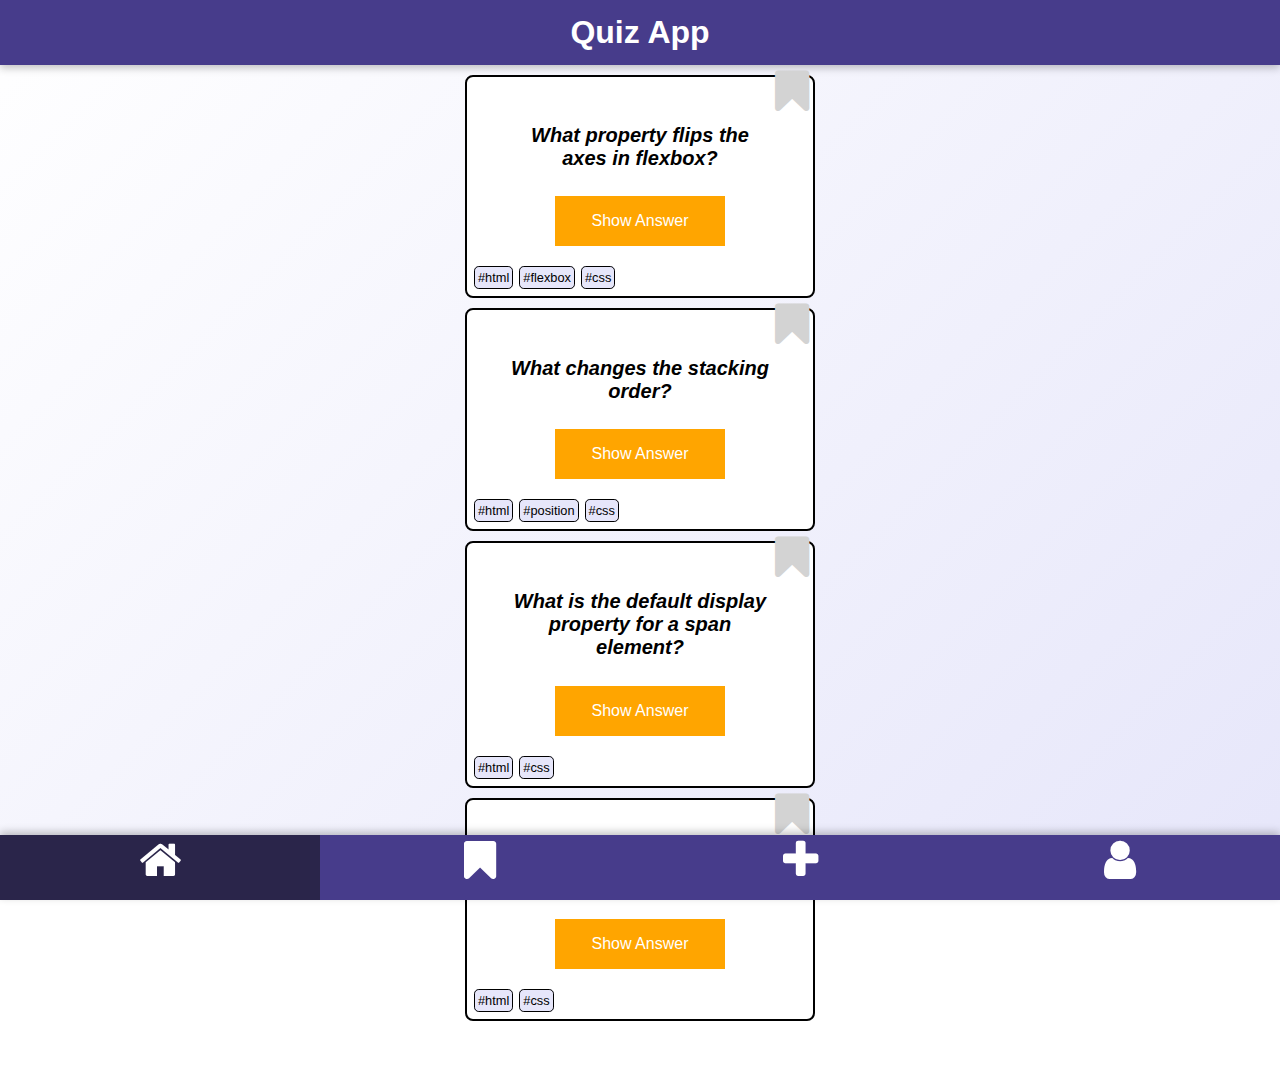
<file: index.html>
<!DOCTYPE html>
<html lang="en">
  <head>
    <meta charset="UTF-8" />
    <meta name="viewport" content="width=device-width, initial-scale=1.0" />
    <title>Quiz App</title>
    <link rel="stylesheet" href="./css/styles.css" />
    <link
      rel="stylesheet"
      href="https://cdnjs.cloudflare.com/ajax/libs/font-awesome/4.7.0/css/font-awesome.min.css"
    />
    <script src="js/index.js" defer></script>
  </head>
  <body class="body" data-js="body">
    <header class="header">
      <h1 class="header__title">Quiz App</h1>
    </header>
    <main class="main">
      <section class="card">
        <h2 class="card__question">What property flips the axes in flexbox?</h2>
        <button class="card__button" data-js="button1">Show Answer</button>
        <p class="card__answer" data-js="answer1">flex-direction</p>
        <div class="card__tags">
          <p class="card__hashtag">#html</p>
          <p class="card__hashtag">#flexbox</p>
          <p class="card__hashtag">#css</p>
        </div>
        <i
          class="card__bookmark fa fa-fw fa-bookmark bookmark"
          data-js="bookmark__button1"
        ></i>
      </section>
      <section class="card">
        <h2 class="card__question">What changes the stacking order?</h2>
        <button class="card__button" data-js="button2">Show Answer</button>
        <p class="card__answer" data-js="answer2">z-index</p>
        <div class="card__tags">
          <p class="card__hashtag">#html</p>
          <p class="card__hashtag">#position</p>
          <p class="card__hashtag">#css</p>
        </div>
        <i
          class="fa fa-fw fa-bookmark bookmark card__bookmark"
          data-js="bookmark__button2"
        ></i>
      </section>
      <section class="card">
        <h2 class="card__question">
          What is the default display property for a span element?
        </h2>
        <button class="card__button" data-js="button3">Show Answer</button>
        <p class="card__answer" data-js="answer3">inline</p>
        <div class="card__tags">
          <p class="card__hashtag">#html</p>
          <p class="card__hashtag">#css</p>
        </div>
        <i
          class="fa fa-fw fa-bookmark bookmark card__bookmark"
          data-js="bookmark__button3"
        ></i>
      </section>
      <section class="card">
        <h2 class="card__question">
          What is not an input type?<br />Email, name or week?
        </h2>
        <button class="card__button" data-js="button4">Show Answer</button>
        <p class="card__answer" data-js="answer4">week</p>
        <div class="card__tags">
          <p class="card__hashtag">#html</p>
          <p class="card__hashtag">#css</p>
        </div>
        <i
          class="fa fa-fw fa-bookmark bookmark card__bookmark"
          data-js="bookmark__button4"
        ></i>
      </section>
    </main>
    <footer class="footer">
      <nav class="footer__navbar">
        <a href="index.html" class="footer__link--active"
          ><i class="fa fa-fw fa-home"></i
        ></a>
        <a href="bookmarks.html" class="footer__link"
          ><i class="fa fa-fw fa-bookmark"></i
        ></a>
        <a href="form.html" class="footer__link"
          ><i class="fa fa-fw fa-plus"></i
        ></a>
        <a href="profile.html" class="footer__link"
          ><i class="fa fa-fw fa-user"></i
        ></a>
      </nav>
    </footer>
  </body>
</html>
</file>
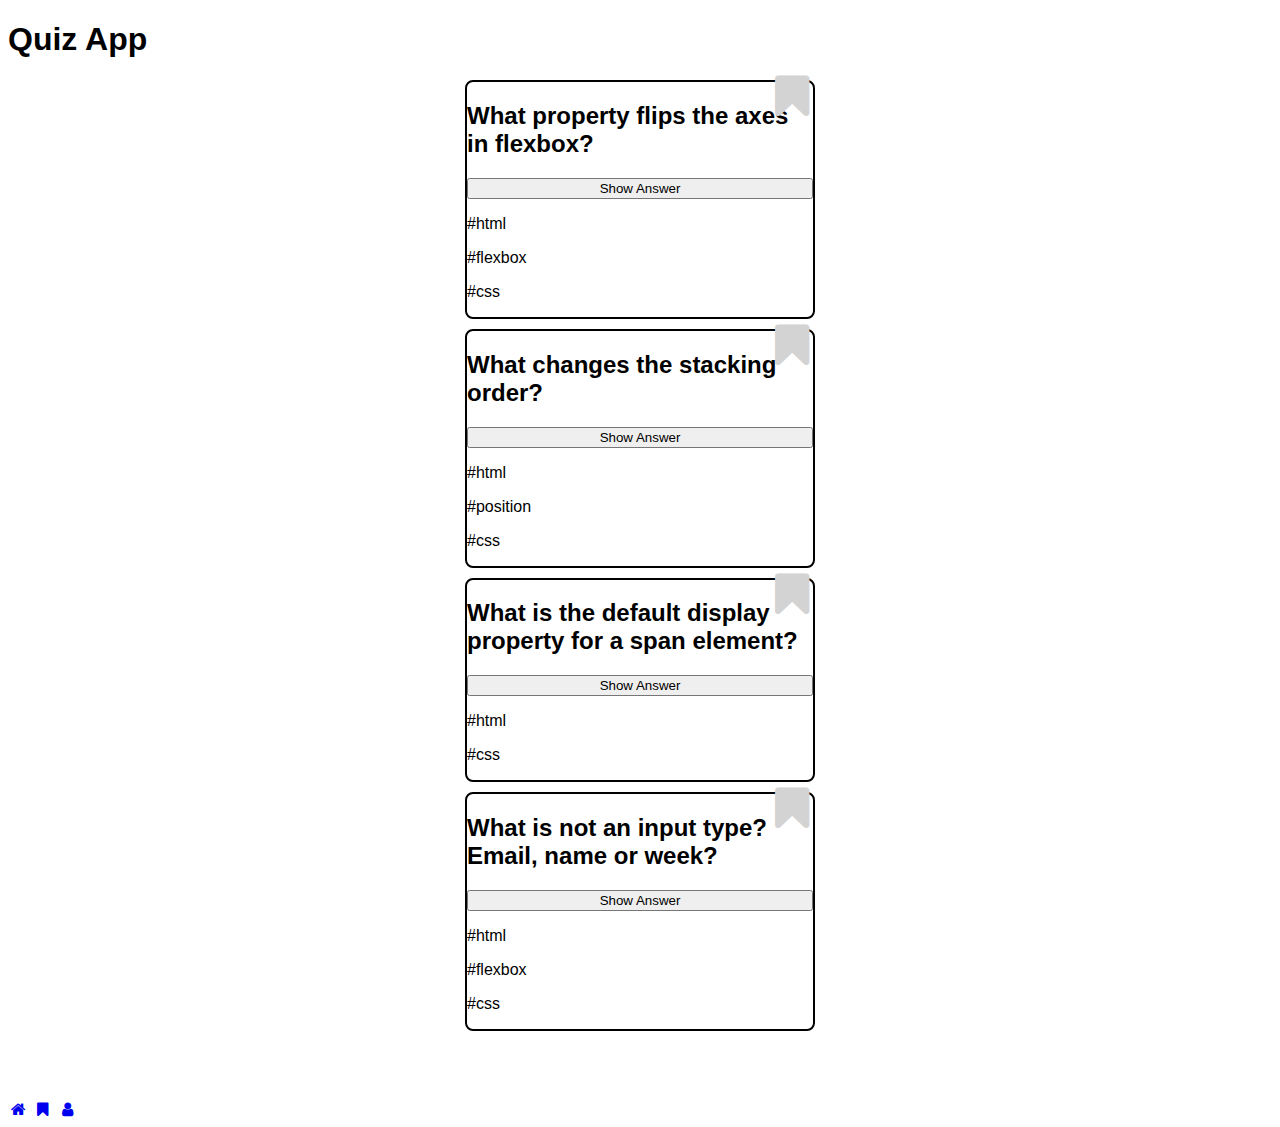
<file: bookmarks-page.html>
<!DOCTYPE html>
<html lang="en">
  <head>
    <meta charset="UTF-8" />
    <meta name="viewport" content="width=device-width, initial-scale=1.0" />
    <title>Bookmarks</title>
    <link rel="stylesheet" href="./css/styles.css" />
    <link
      rel="stylesheet"
      href="https://cdnjs.cloudflare.com/ajax/libs/font-awesome/4.7.0/css/font-awesome.min.css"
    />
  </head>
  <body>
    <header>
      <h1>Quiz App</h1>
    </header>
    <main>
      <section class="card">
        <h2>What property flips the axes in flexbox?</h2>
        <button>Show Answer</button>
        <p class="answer answer1" hidden>flex-direction</p>
        <div class="tags">
          <p class="tag">#html</p>
          <p class="tag">#flexbox</p>
          <p class="tag">#css</p>
        </div>
        <i class="fa fa-fw fa-bookmark bookmark"></i>
      </section>
      <section class="card">
        <h2>What changes the stacking order?</h2>
        <button>Show Answer</button>
        <p class="answer answer1" hidden>z-index</p>
        <div class="tags">
          <p class="tag">#html</p>
          <p class="tag">#position</p>
          <p class="tag">#css</p>
        </div>
        <i class="fa fa-fw fa-bookmark bookmark"></i>
      </section>
      <section class="card">
        <h2>What is the default display property for a span element?</h2>
        <button>Show Answer</button>
        <p class="answer answer1" hidden>inline</p>
        <div class="tags">
          <p class="tag">#html</p>
          <p class="tag">#css</p>
        </div>
        <i class="fa fa-fw fa-bookmark bookmark"></i>
      </section>
      <section class="card">
        <h2>What is not an input type?<br />Email, name or week?</h2>
        <button>Show Answer</button>
        <p class="answer answer1" hidden>week</p>
        <div class="tags">
          <p class="tag">#html</p>
          <p class="tag">#flexbox</p>
          <p class="tag">#css</p>
        </div>
        <i class="fa fa-fw fa-bookmark bookmark"></i>
      </section>
    </main>
    <footer>
      <nav class="navbar">
        <a href="index.html"><i class="fa fa-fw fa-home"></i></a>
        <a href="bookmarks-page.html"><i class="fa fa-fw fa-bookmark"></i></a>
        <a href="#"><i class="fa fa-fw fa-user"></i></a>
      </nav>
    </footer>
  </body>
</html>
</file>
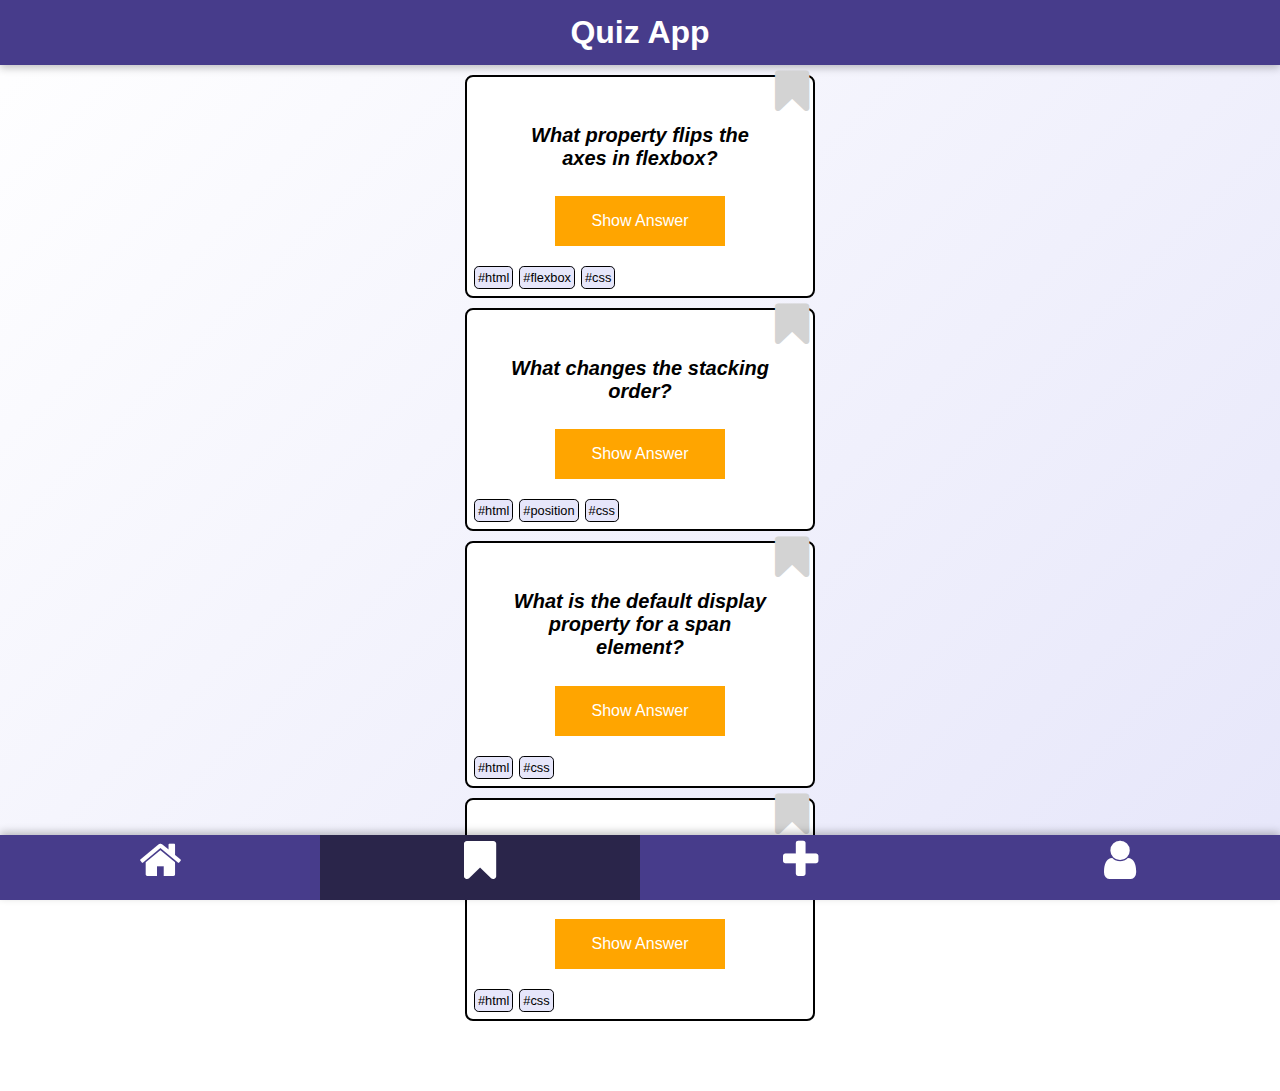
<file: bookmarks.html>
<!DOCTYPE html>
<html lang="en">
  <head>
    <meta charset="UTF-8" />
    <meta name="viewport" content="width=device-width, initial-scale=1.0" />
    <title>Quiz App</title>
    <link rel="stylesheet" href="./css/styles.css" />
    <link
      rel="stylesheet"
      href="https://cdnjs.cloudflare.com/ajax/libs/font-awesome/4.7.0/css/font-awesome.min.css"
    />
    <script src="js/index.js" defer></script>
  </head>
  <body class="body" data-js="body">
    <header class="header">
      <h1 class="header__title">Quiz App</h1>
    </header>
    <main class="main">
      <section class="card">
        <h2 class="card__question">What property flips the axes in flexbox?</h2>
        <button class="card__button" data-js="button1">Show Answer</button>
        <p class="card__answer" data-js="answer1">flex-direction</p>
        <div class="card__tags">
          <p class="card__hashtag">#html</p>
          <p class="card__hashtag">#flexbox</p>
          <p class="card__hashtag">#css</p>
        </div>
        <i
          class="card__bookmark fa fa-fw fa-bookmark bookmark"
          data-js="bookmark__button1"
        ></i>
      </section>
      <section class="card">
        <h2 class="card__question">What changes the stacking order?</h2>
        <button class="card__button" data-js="button2">Show Answer</button>
        <p class="card__answer" data-js="answer2">z-index</p>
        <div class="card__tags">
          <p class="card__hashtag">#html</p>
          <p class="card__hashtag">#position</p>
          <p class="card__hashtag">#css</p>
        </div>
        <i
          class="fa fa-fw fa-bookmark bookmark card__bookmark"
          data-js="bookmark__button2"
        ></i>
      </section>
      <section class="card">
        <h2 class="card__question">
          What is the default display property for a span element?
        </h2>
        <button class="card__button" data-js="button3">Show Answer</button>
        <p class="card__answer" data-js="answer3">inline</p>
        <div class="card__tags">
          <p class="card__hashtag">#html</p>
          <p class="card__hashtag">#css</p>
        </div>
        <i
          class="fa fa-fw fa-bookmark bookmark card__bookmark"
          data-js="bookmark__button3"
        ></i>
      </section>
      <section class="card">
        <h2 class="card__question">
          What is not an input type?<br />Email, name or week?
        </h2>
        <button class="card__button" data-js="button4">Show Answer</button>
        <p class="card__answer" data-js="answer4">week</p>
        <div class="card__tags">
          <p class="card__hashtag">#html</p>
          <p class="card__hashtag">#css</p>
        </div>
        <i
          class="fa fa-fw fa-bookmark bookmark card__bookmark"
          data-js="bookmark__button4"
        ></i>
      </section>
    </main>
    <footer class="footer">
      <nav class="footer__navbar">
        <a href="index.html" class="footer__link"
          ><i class="fa fa-fw fa-home"></i
        ></a>
        <a href="bookmarks.html" class="footer__link--active"
          ><i class="fa fa-fw fa-bookmark"></i
        ></a>
        <a href="form.html" class="footer__link"
          ><i class="fa fa-fw fa-plus"></i
        ></a>
        <a href="profile.html" class="footer__link"
          ><i class="fa fa-fw fa-user"></i
        ></a>
      </nav>
    </footer>
  </body>
</html>
</file>
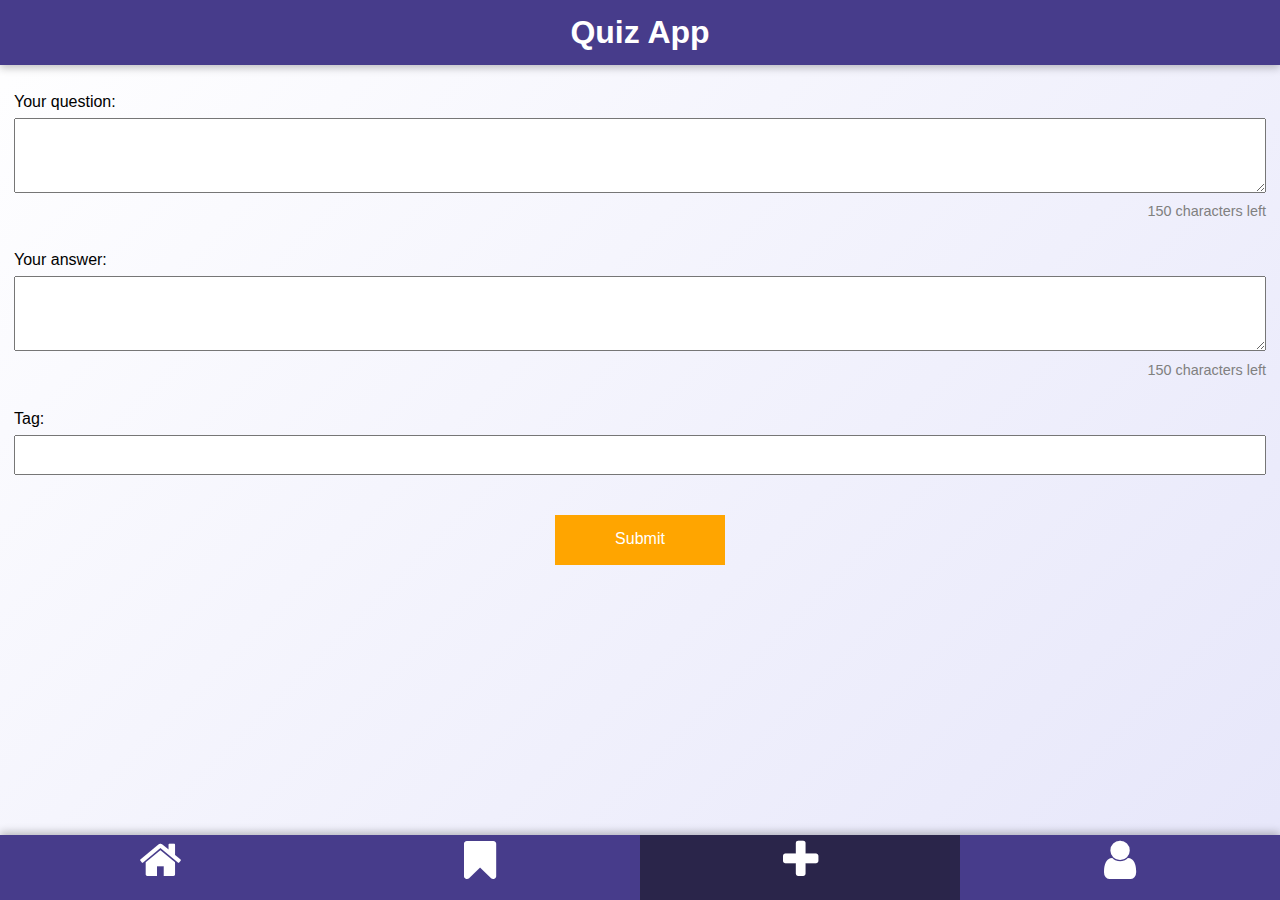
<file: form.html>
<!DOCTYPE html>
<html lang="en">
  <head>
    <meta charset="UTF-8" />
    <meta name="viewport" content="width=device-width, initial-scale=1.0" />
    <title>Form</title>
    <link rel="stylesheet" href="./css/styles.css" />
    <link
      rel="stylesheet"
      href="https://cdnjs.cloudflare.com/ajax/libs/font-awesome/4.7.0/css/font-awesome.min.css"
    />
    <script src="js/index.js" defer></script>
    <script src="js/form.js" defer></script>
  </head>
  <body class="body" data-js="body">
    <header class="header">
      <h1 class="header__title">Quiz App</h1>
    </header>
    <main data-js="main">
      <form data-js="form" class="form">
        <fieldset class="form__fieldset">
          <label for="question" class="form__your-question"
            >Your question:</label
          >
          <textarea
            name="question"
            id="question"
            class="form__textarea"
            maxlength="150"
            data-js="question1"
          ></textarea>
          <p class="form__characters-left">
            <span class="form__characters-left" data-js="characters-left1"
              >150</span
            >
            characters left
          </p>
          <label for="answer" class="form__your-answer">Your answer:</label>
          <textarea
            name="answer"
            id="answer"
            class="form__textarea"
            maxlength="150"
          ></textarea>
          <p class="form__characters-left">
            <span class="form__characters-left" data-js="characters-left2"
              >150</span
            >
            characters left
          </p>
          <label for="tag" class="form__tag-label">Tag:</label>
          <input type="text" name="tag" id="tag" class="form__tag" />
        </fieldset>
        <button type="submit" class="form__button">Submit</button>
      </form>
    </main>
    <footer class="footer">
      <nav class="footer__navbar">
        <a href="index.html" class="footer__link"
          ><i class="fa fa-fw fa-home"></i
        ></a>
        <a href="bookmarks.html" class="footer__link"
          ><i class="fa fa-fw fa-bookmark"></i
        ></a>
        <a href="form.html" class="footer__link--active"
          ><i class="fa fa-fw fa-plus"></i
        ></a>
        <a href="profile.html" class="footer__link"
          ><i class="fa fa-fw fa-user"></i
        ></a>
      </nav>
    </footer>
  </body>
</html>
</file>
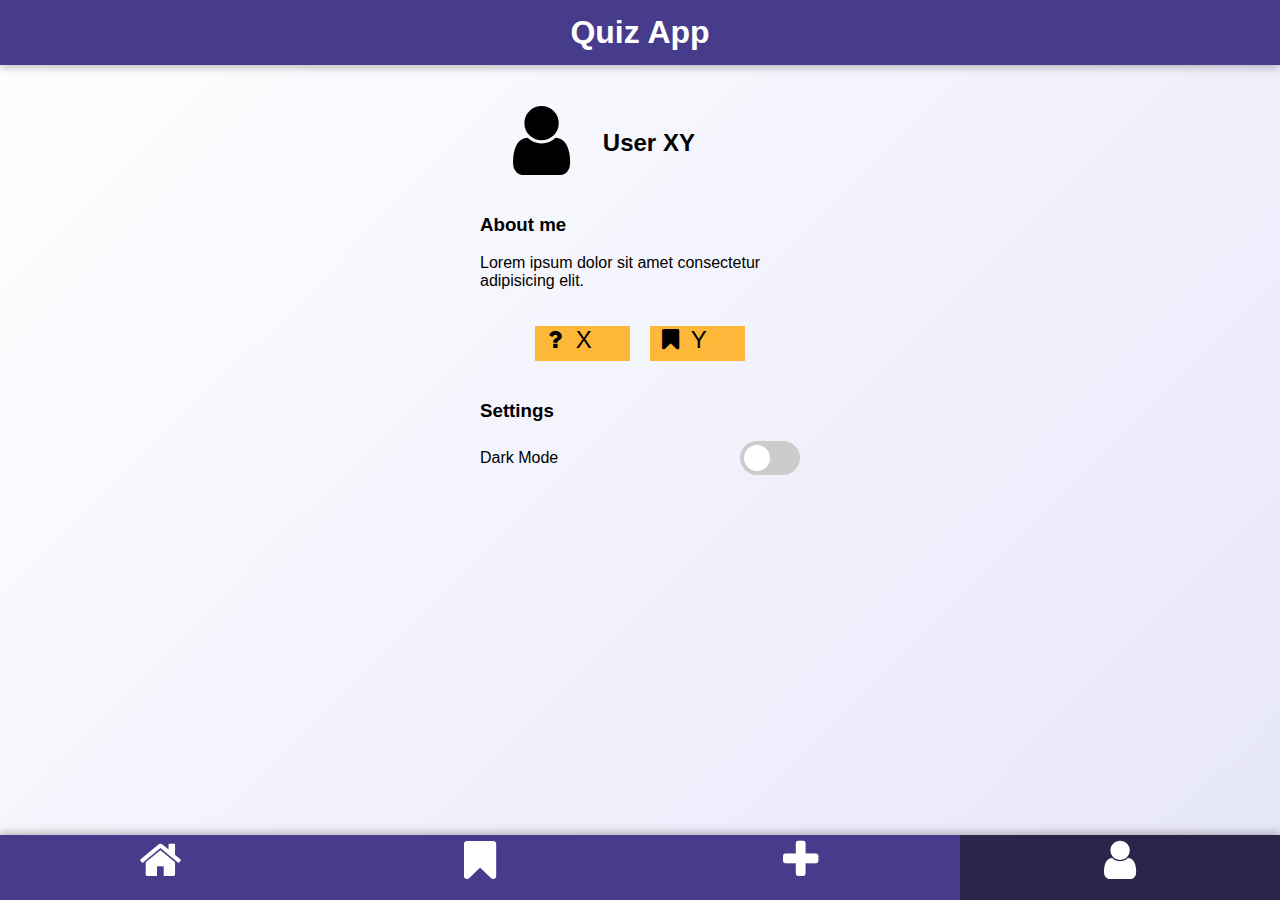
<file: profile.html>
<!DOCTYPE html>
<html lang="en">
  <head>
    <meta charset="UTF-8" />
    <meta name="viewport" content="width=device-width, initial-scale=1.0" />
    <title>Profile</title>
    <link rel="stylesheet" href="./css/styles.css" />
    <link
      rel="stylesheet"
      href="https://cdnjs.cloudflare.com/ajax/libs/font-awesome/4.7.0/css/font-awesome.min.css"
    />
    <script src="js/index.js" defer></script>
    <script src="js/dark-mode.js" defer></script>
  </head>
  <body class="body" data-js="body">
    <header class="header">
      <h1 class="header__title">Quiz App</h1>
    </header>
    <main class="profile" data-js="main">
        <section class="user">
          <i class="fa fa-fw fa-user"></i>
          <h2 class="user__name">User XY</h2>
        </section>
        <section class="about-me">
            <h3>About me</h3>
            <p>Lorem ipsum dolor sit amet consectetur adipisicing elit.</p>
        </section>
        <section class="counter">
            <div><p class="counter__number"><i class="fa fa-fw fa-question"></i>X</p></div>
            <div><p class="counter__number"><i class="fa fa-fw fa-bookmark"></i>Y</p></div>
        </section>
        <section class="settings">
            <h3 class="settings__title">Settings</h3>
            <div class="darkmode">
                <p class="darkmode__text">Dark Mode</p>
                <label class="switch">
                  <input type="checkbox" data-js="toggle-button">
                  <span class="slider round"></span>
                </label>
            </div>
        </selection>
    </main>
    <footer class="footer">
      <nav class="footer__navbar">
        <a href="index.html" class="footer__link"
          ><i class="fa fa-fw fa-home"></i
        ></a>
        <a href="bookmarks.html" class="footer__link"
          ><i class="fa fa-fw fa-bookmark"></i
        ></a>
        <a href="form.html" class="footer__link"
          ><i class="fa fa-fw fa-plus"></i
        ></a>
        <a href="profile.html" class="footer__link--active"
          ><i class="fa fa-fw fa-user"></i
        ></a>
      </nav>
    </footer>
  </body>
</html>
</file>
<file: css/styles.css>
@import "./header.css";
@import "./card.css";
@import "./profile.css";
@import "./switch.css";
@import "./footer.css";
@import "./form-new-cards.css";

*,
*::before,
*::after {
  box-sizing: border-box;
}

h1,
h2,
h3,
p,
a,
label {
  font-family: Verdana, Helvetica;
}

.body {
  background: linear-gradient(135deg, white, lavender);
  background-attachment: fixed;
  width: 100%;
  margin: 0;
}

.main {
  display: flex;
  justify-content: center;
  flex-direction: column;
}

.dark {
  background: black;
  color: white;
}

.hidden {
  display: flex;
}
</file>
